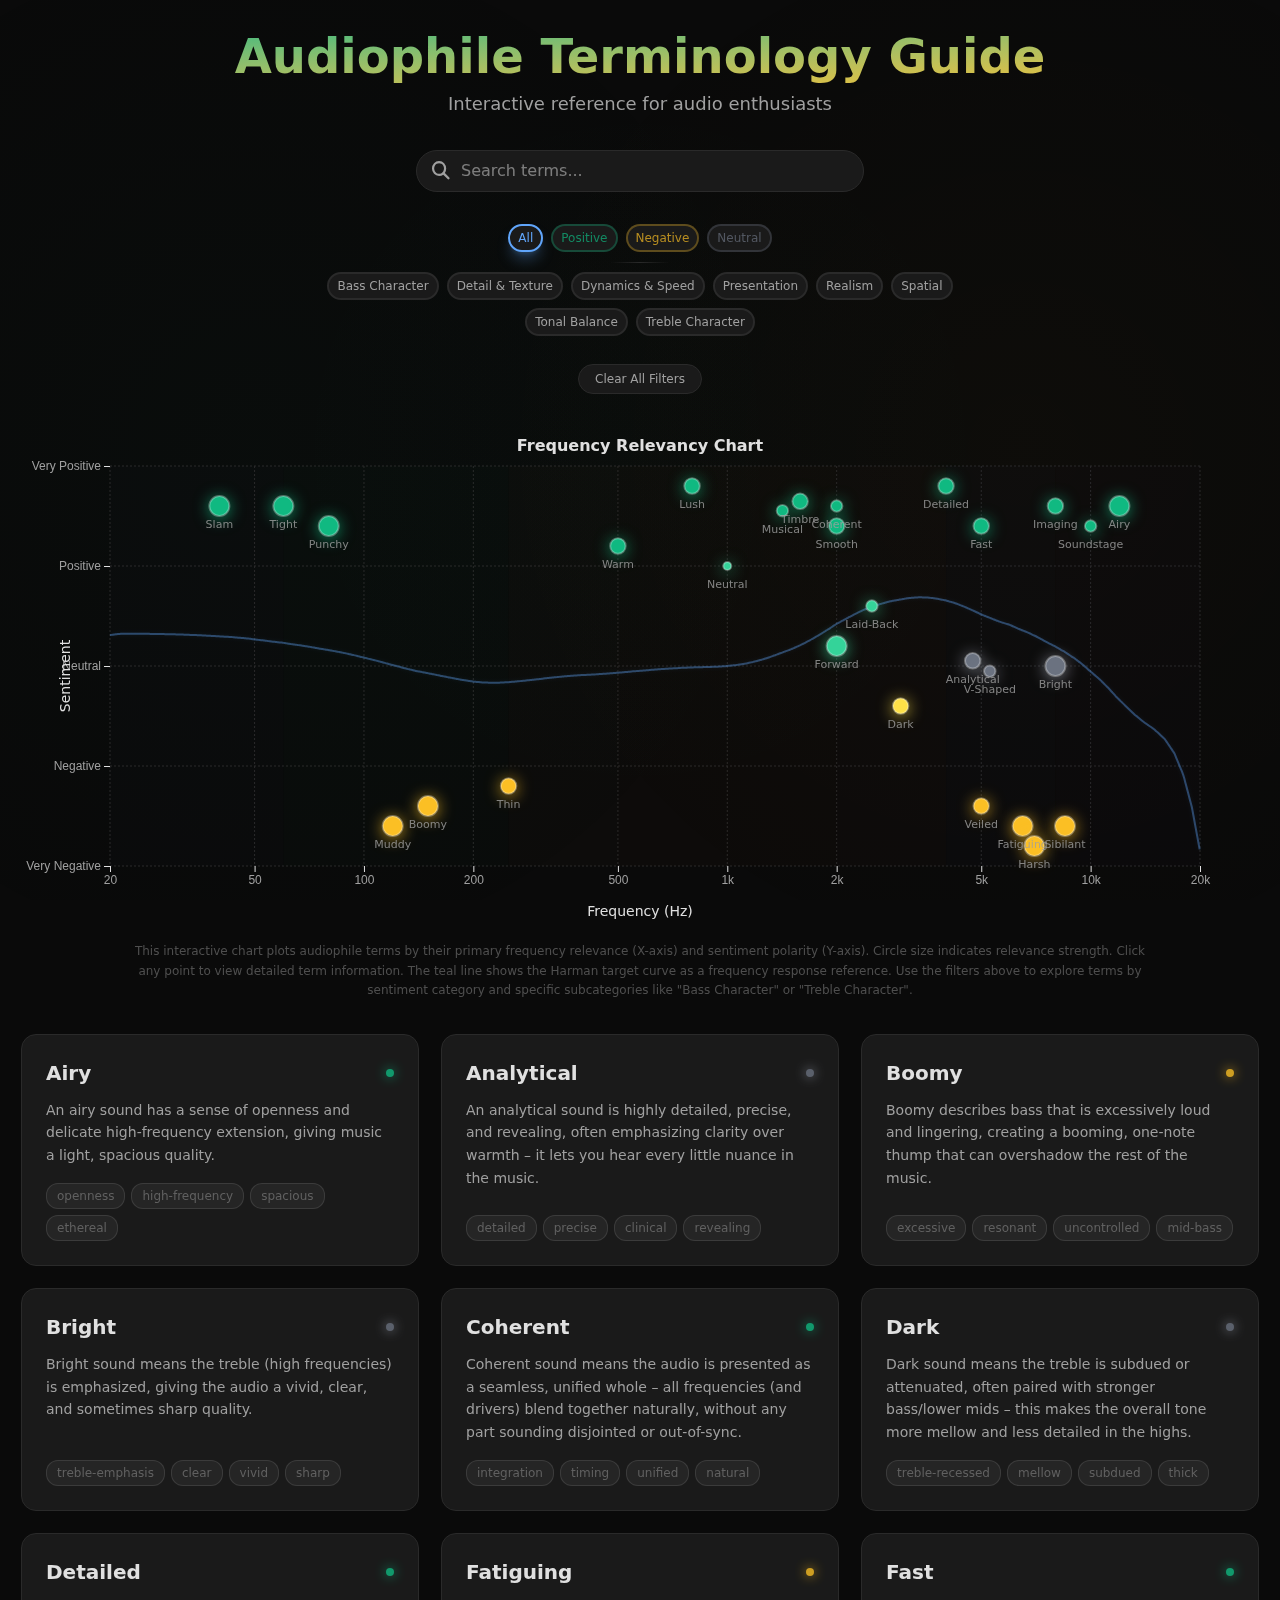
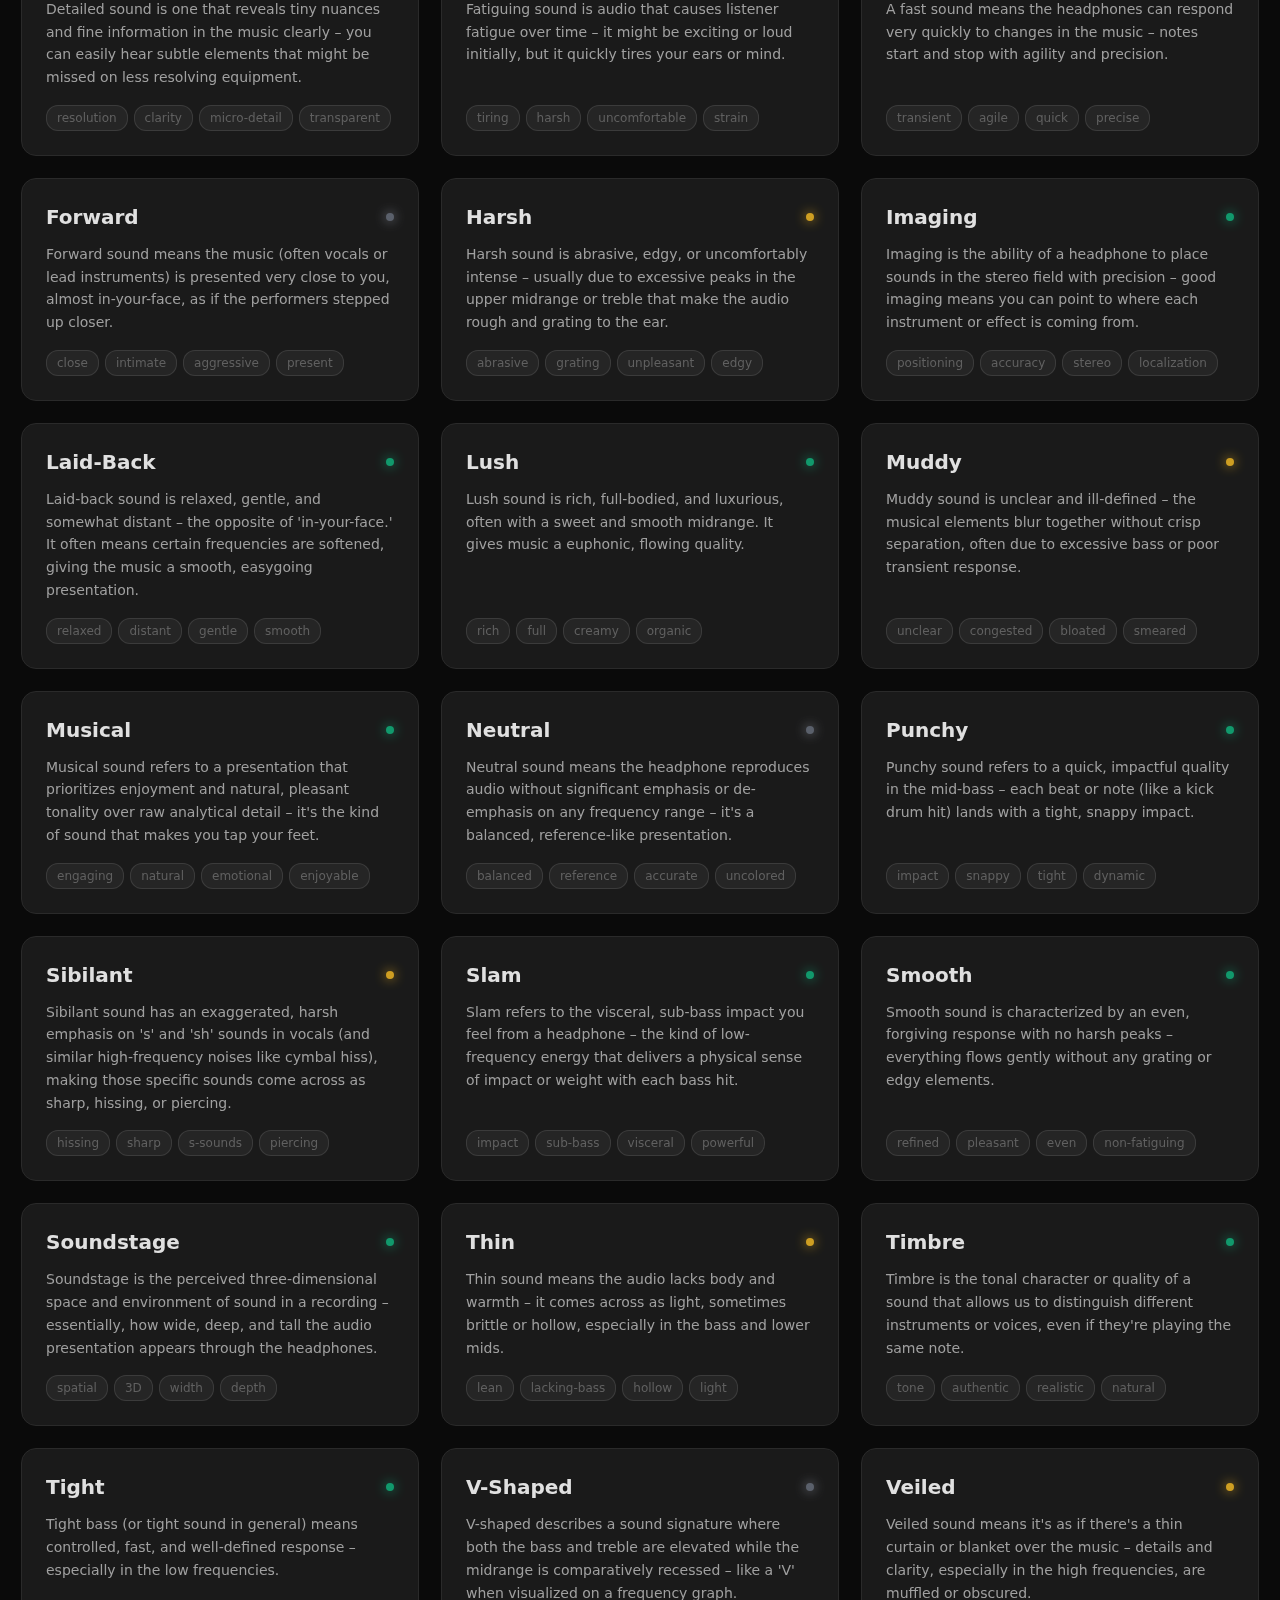
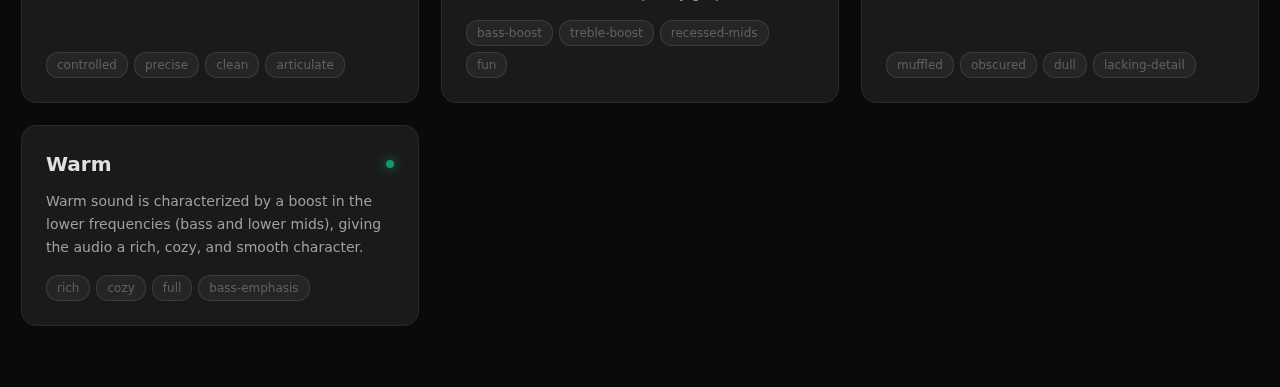
<file: terms/index.html>
<!doctype html>
<html lang="en">
    <head>
        <meta charset="UTF-8" />
        <link rel="icon" type="image/svg+xml" href="/terms/icon.svg" />
        <meta name="viewport" content="width=device-width, initial-scale=1.0" />
        <title>Audiophile Terminology Guide</title>

        <!-- SEO Meta Tags -->
        <meta
            name="description"
            content="Interactive reference guide for audiophile terminology. Explore audio terms with sentiment analysis, frequency charts, and detailed explanations."
        />
        <meta
            name="keywords"
            content="audiophile, audio terminology, frequency response, sound quality, audio terms, audio guide"
        />

        <!-- Open Graph Meta Tags -->
        <meta property="og:type" content="website" />
        <meta property="og:title" content="Audiophile Terminology Guide" />
        <meta
            property="og:description"
            content="Interactive reference guide for audiophile terminology. Explore audio terms with sentiment analysis, frequency charts, and detailed explanations."
        />
        <meta property="og:image" content="/terms/og-image.png" />
        <meta property="og:image:width" content="1200" />
        <meta property="og:image:height" content="630" />
        <meta property="og:url" content="https://benphelps.github.io/terms/" />
        <meta property="og:site_name" content="Audiophile Terminology Guide" />

        <!-- Twitter Card Meta Tags -->
        <meta name="twitter:card" content="summary_large_image" />
        <meta name="twitter:title" content="Audiophile Terminology Guide" />
        <meta
            name="twitter:description"
            content="Interactive reference guide for audiophile terminology. Explore audio terms with sentiment analysis, frequency charts, and detailed explanations."
        />
        <meta name="twitter:image" content="/terms/og-image.svg" />
      <script type="module" crossorigin src="/terms/assets/index-0t1j-Pdw.js"></script>
      <link rel="stylesheet" crossorigin href="/terms/assets/index-GhyJSfhs.css">
    </head>
    <body>
        <div id="root"></div>
    </body>
</html>
</file>
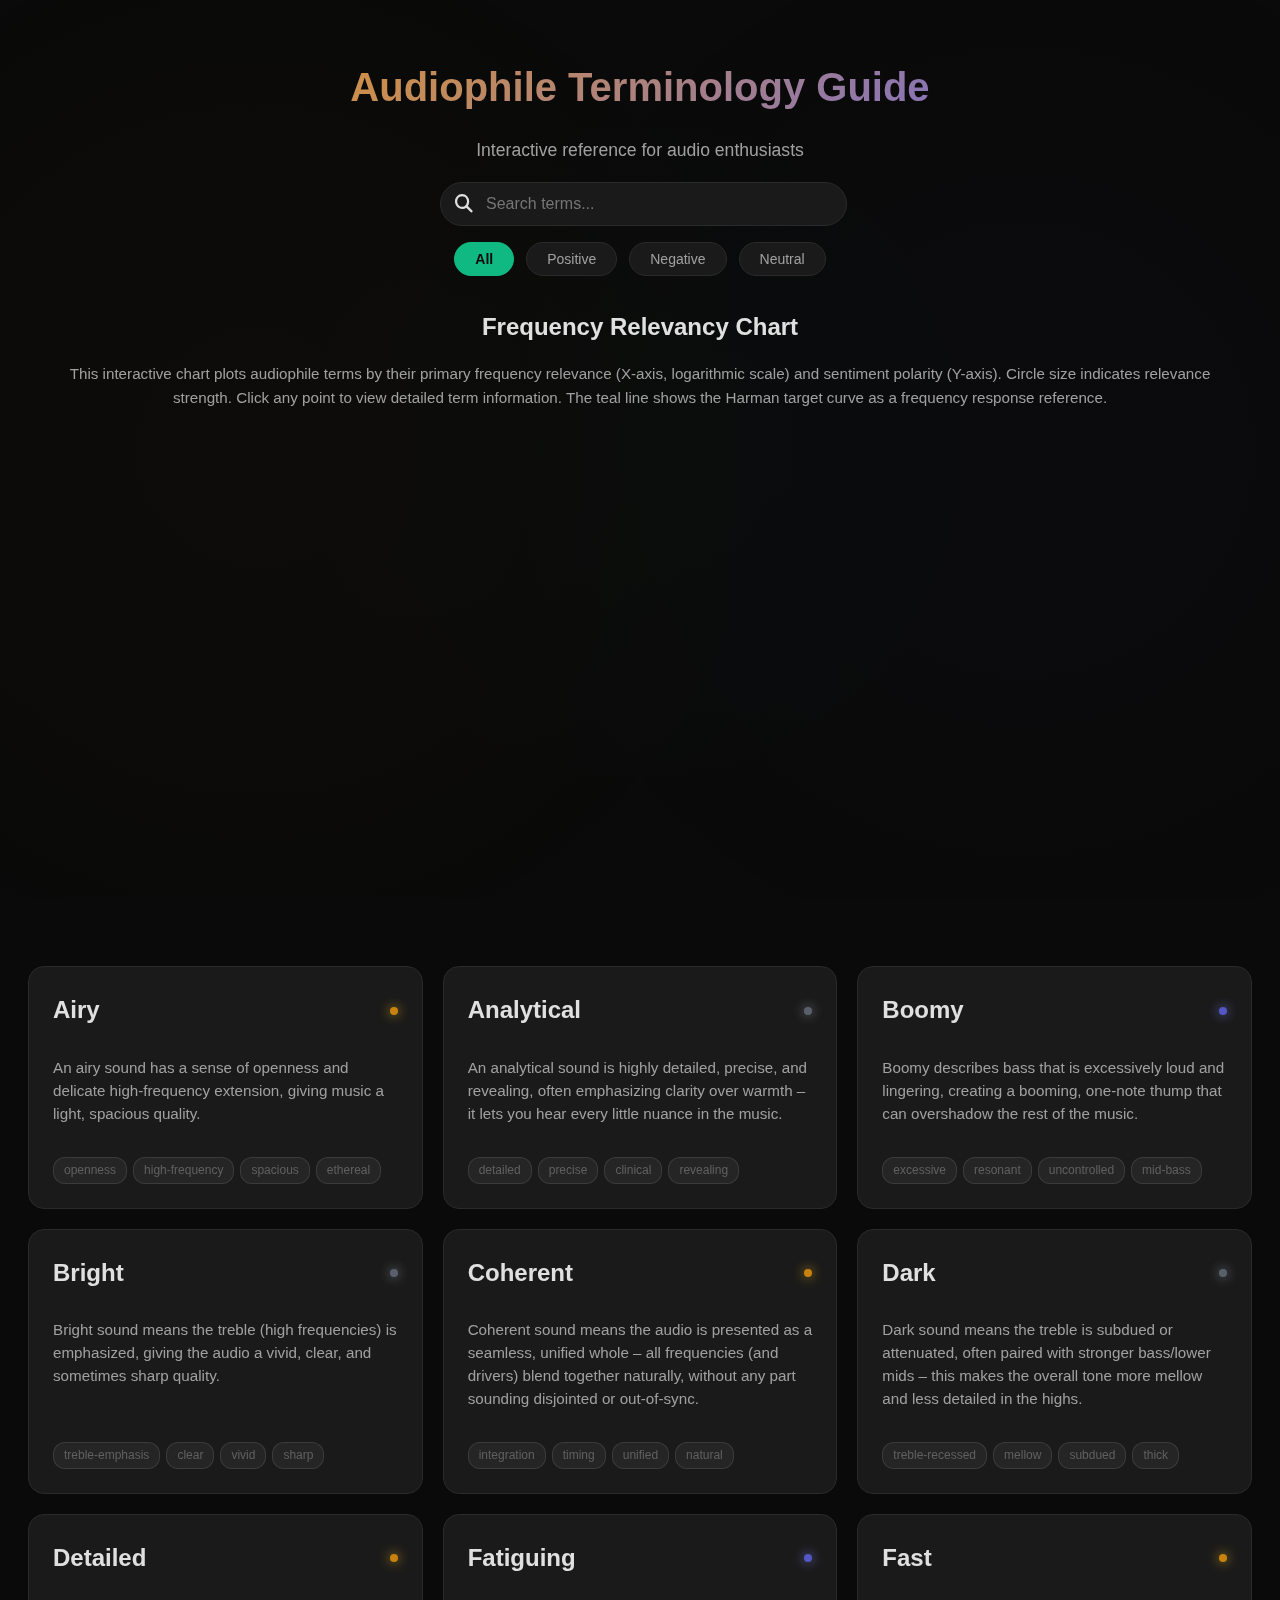
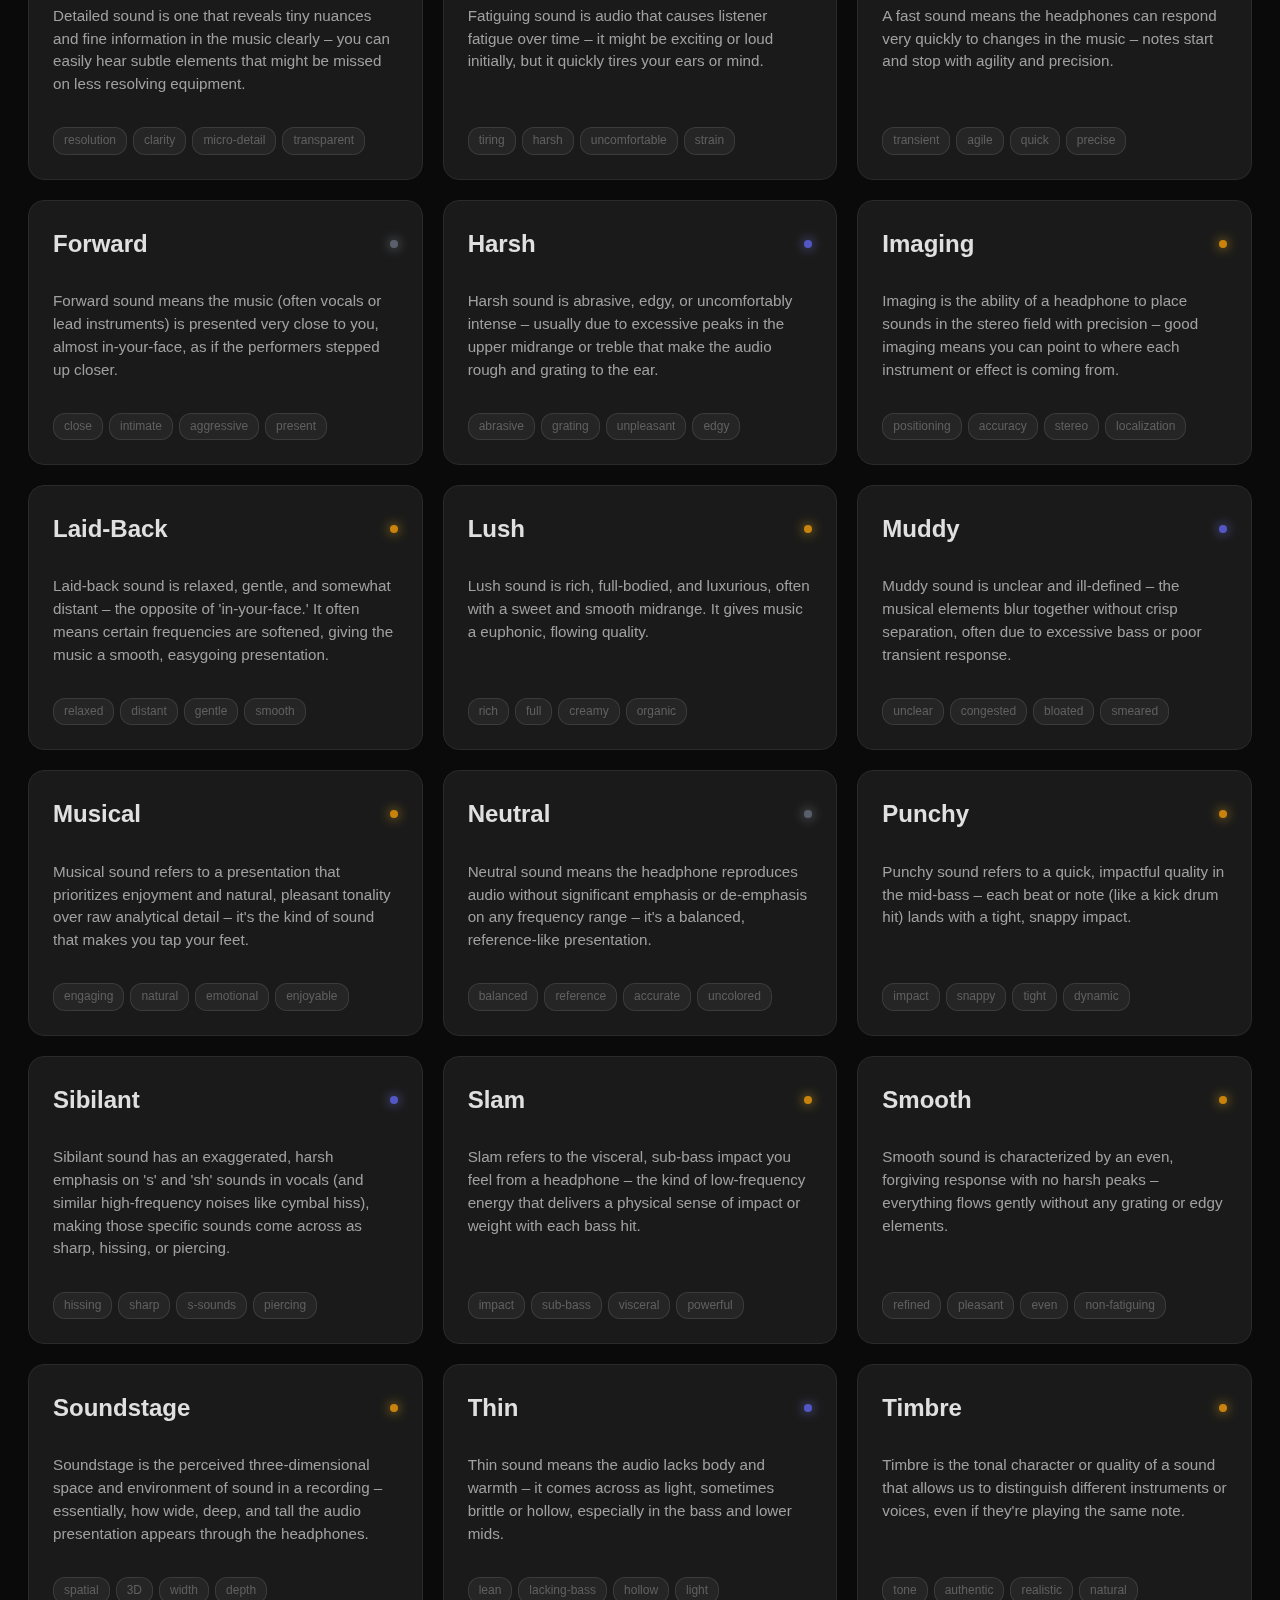
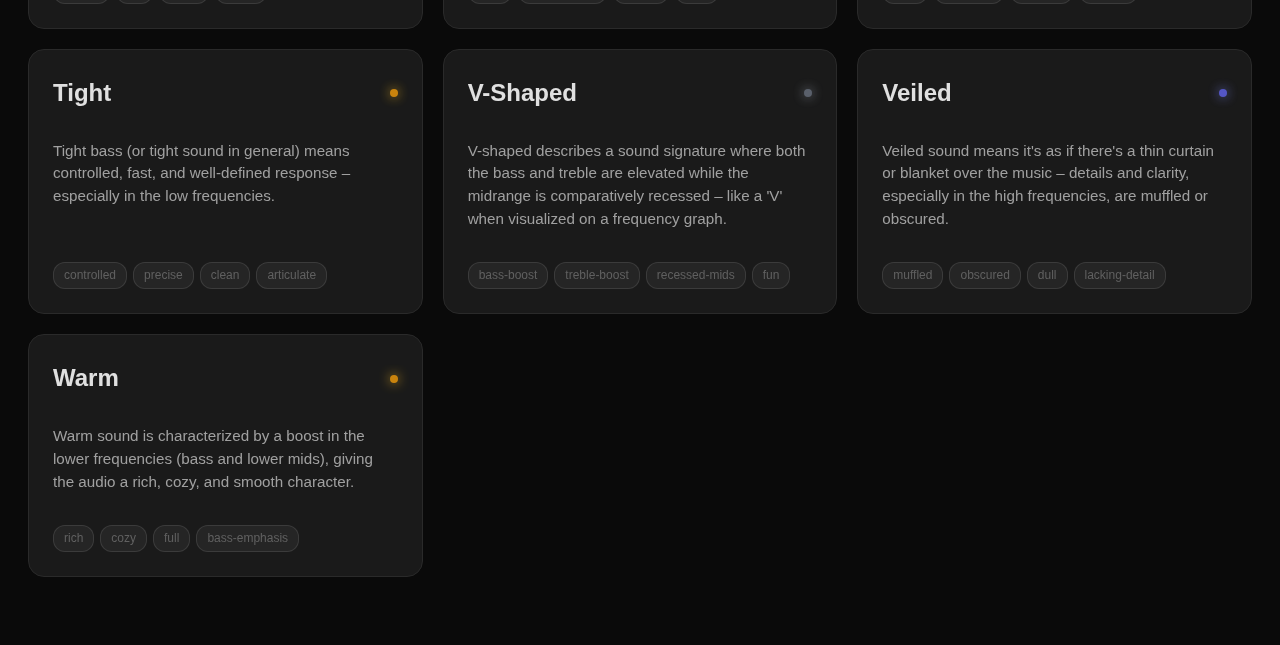
<file: terms/audiophile-infographic.html>
<!DOCTYPE html>
<html lang="en">
  <head>
    <meta charset="UTF-8" />
    <meta name="viewport" content="width=device-width, initial-scale=1.0" />
    <title>Audiophile Terminology Guide</title>
    <link rel="stylesheet" href="audiophile-infographic.css" />
    <script src="https://d3js.org/d3.v7.min.js"></script>
  </head>
  <body>
    <div class="container">
      <header>
        <h1>Audiophile Terminology Guide</h1>
        <p class="subtitle">Interactive reference for audio enthusiasts</p>
      </header>

      <div class="controls">
        <div class="search-box">
          <input
            type="text"
            id="searchInput"
            placeholder="Search terms..."
            autocomplete="off"
          />
        </div>
        <div class="filter-buttons">
          <button class="filter-btn active" data-filter="all">All</button>
          <button class="filter-btn" data-filter="positive">Positive</button>
          <button class="filter-btn" data-filter="negative">Negative</button>
          <button class="filter-btn" data-filter="neutral">Neutral</button>
        </div>
      </div>

      <!-- Frequency Chart Section -->
      <section class="chart-section">
        <h2>Frequency Relevancy Chart</h2>
        <p class="chart-description">
          This interactive chart plots audiophile terms by their primary
          frequency relevance (X-axis, logarithmic scale) and sentiment polarity
          (Y-axis). Circle size indicates relevance strength. Click any point to
          view detailed term information. The teal line shows the Harman target
          curve as a frequency response reference.
        </p>
        <div id="frequency-chart">
          <!-- Chart will be dynamically generated here -->
        </div>
      </section>

      <div class="terms-grid" id="termsGrid">
        <!-- Terms will be dynamically inserted here -->
      </div>
    </div>

    <!-- Modal -->
    <div class="modal" id="termModal">
      <div class="modal-content">
        <button class="close-modal" onclick="closeModal()">×</button>
        <div class="modal-header">
          <h2 class="modal-title" id="modalTitle"></h2>
          <div class="modal-categories" id="modalCategories"></div>
        </div>
        <div class="modal-body">
          <div class="modal-section">
            <h3>Summary</h3>
            <p id="modalSummary"></p>
          </div>
          <div class="modal-section">
            <h3>Short Explanation</h3>
            <p id="modalShort"></p>
          </div>
          <div class="modal-section">
            <h3>Detailed Description</h3>
            <p id="modalDetailed"></p>
          </div>
          <div class="modal-section">
            <h3>Related Terms</h3>
            <div class="related-terms" id="modalRelated"></div>
          </div>
        </div>
      </div>
    </div>

    <script src="audiophile-infographic.js"></script>
  </body>
</html>
</file>
<file: terms/audiophile-infographic.css>
/* audiophile-infographic.css */
@font-face {
    font-family: "Font Awesome 6 Free";
    font-style: normal;
    font-weight: 900;
    font-display: block;
    src: url("https://cdnjs.cloudflare.com/ajax/libs/font-awesome/6.7.2/webfonts/fa-solid-900.woff2");
}

:root {
    color-scheme: dark;
    --bg-dark: #0a0a0a;
    --bg-card: #1a1a1a;
    --bg-hover: #252525;
    --text-primary: #e0e0e0;
    --text-secondary: #a0a0a0;
    --text-dim: #606060;
    --positive: #f59e0b;
    --positive-glow: #fbbf24;
    --negative: #6366f1;
    --negative-glow: #818cf8;
    --neutral: #6b7280;
    --neutral-glow: #9ca3af;
    --accent: #10b981;
    --border: #2a2a2a;
    --fa-style-family-classic: "Font Awesome 6 Free";
    --fa-font-solid: normal 900 1em/1 "Font Awesome 6 Free";
}

body {
    font-family:
        -apple-system, BlinkMacSystemFont, "Segoe UI", Roboto, sans-serif,
        "Font Awesome 6 Free";
    background: var(--bg-dark);
    color: var(--text-primary);
    line-height: 1.6;
    overflow-x: hidden;
}

body::before {
    content: "";
    position: fixed;
    top: 0;
    left: 0;
    right: 0;
    bottom: 0;
    background:
        radial-gradient(
            circle at 20% 50%,
            rgba(245, 158, 11, 0.02) 0%,
            transparent 50%
        ),
        radial-gradient(
            circle at 80% 50%,
            rgba(99, 102, 241, 0.02) 0%,
            transparent 50%
        ),
        radial-gradient(
            circle at 50% 50%,
            rgba(16, 185, 129, 0.01) 0%,
            transparent 50%
        );
    pointer-events: none;
    z-index: 1;
}

.container {
    max-width: 1400px;
    margin: 0 auto;
    padding: 20px;
    position: relative;
    z-index: 2;
}

header {
    text-align: center;
}

h1 {
    font-size: 2.5em;
    font-weight: 700;
    margin-bottom: 10px;
    background: linear-gradient(
        135deg,
        var(--positive) 0%,
        var(--negative) 100%
    );
    -webkit-background-clip: text;
    -webkit-text-fill-color: transparent;
    background-clip: text;
}

.subtitle {
    color: var(--text-secondary);
    font-size: 1.1em;
}

.controls {
    display: flex;
    flex-direction: column;
    gap: 16px;
    margin-bottom: 30px;
    align-items: center;
    justify-content: center;
    max-width: 700px;
    width: 100%;
    margin-left: auto;
    margin-right: auto;
}

.search-box {
    width: 100%;
    max-width: 400px;
    position: relative;
}

.search-box input {
    width: calc(100% - 60px);
    padding: 12px 20px 12px 45px;
    background: var(--bg-card);
    border: 1px solid var(--border);
    border-radius: 25px;
    color: var(--text-primary);
    font-size: 16px;
    transition: all 0.3s ease;
}

.search-box input:focus {
    outline: none;
    border-color: var(--accent);
    box-shadow: 0 0 0 3px rgba(16, 185, 129, 0.1);
}

.search-box::before {
    font: var(--fa-font-solid);

    content: "";
    position: absolute;
    left: 15px;
    top: 50%;
    transform: translateY(-50%);
    font-size: 18px;
}

.filter-buttons {
    display: flex;
    gap: 12px;
    justify-content: center;
    align-items: center;
    flex-wrap: wrap;
}

.filter-btn {
    padding: 8px 20px;
    background: var(--bg-card);
    border: 1px solid var(--border);
    border-radius: 20px;
    color: var(--text-secondary);
    cursor: pointer;
    transition: all 0.3s ease;
    font-size: 14px;
}

.filter-btn:hover {
    border-color: var(--accent);
    color: var(--text-primary);
}

.filter-btn.active {
    background: var(--accent);
    color: var(--bg-dark);
    border-color: var(--accent);
    font-weight: 600;
}

.terms-grid {
    display: grid;
    grid-template-columns: repeat(auto-fill, minmax(320px, 1fr));
    gap: 20px;
    margin-bottom: 40px;
}

.term-card {
    background: var(--bg-card);
    border: 1px solid var(--border);
    border-radius: 16px;
    padding: 24px;
    cursor: pointer;
    transition: all 0.4s cubic-bezier(0.4, 0, 0.2, 1);
    position: relative;
    overflow: hidden;
    min-height: 180px;
    display: flex;
    flex-direction: column;
}

.term-card::before {
    content: "";
    position: absolute;
    top: 0;
    left: 0;
    right: 0;
    height: 3px;
    background: linear-gradient(
        90deg,
        var(--positive) 0%,
        var(--negative) 100%
    );
    opacity: 0;
    transition: opacity 0.3s ease;
}

.term-card:hover::before {
    opacity: 1;
}

.term-card:hover {
    transform: translateY(-2px);
    box-shadow: 0 8px 16px rgba(0, 0, 0, 0.3);
    border-color: var(--border);
}

.term-card:focus {
    outline: none;
    transform: translateY(-2px);
    box-shadow: 0 8px 16px rgba(0, 0, 0, 0.3);
}

.term-card.positive:focus {
    border-color: var(--positive);
    box-shadow:
        0 8px 16px rgba(0, 0, 0, 0.3),
        0 0 0 2px rgba(245, 158, 11, 0.3);
}

.term-card.negative:focus {
    border-color: var(--negative);
    box-shadow:
        0 8px 16px rgba(0, 0, 0, 0.3),
        0 0 0 2px rgba(99, 102, 241, 0.3);
}

.term-card.neutral:focus {
    border-color: var(--neutral);
    box-shadow:
        0 8px 16px rgba(0, 0, 0, 0.3),
        0 0 0 2px rgba(107, 114, 128, 0.3);
}

.term-card.positive::before {
    background: var(--positive);
}

.term-card.negative::before {
    background: var(--negative);
}

.term-card.neutral::before {
    background: var(--neutral);
}

.term-header {
    display: flex;
    align-items: center;
    justify-content: space-between;
    margin-bottom: 12px;
}

.term-title {
    font-size: 1.5em;
    font-weight: 600;
    color: var(--text-primary);
}

.sentiment-badge {
    width: 8px;
    height: 8px;
    border-radius: 50%;
    opacity: 0.8;
}

.sentiment-badge.positive {
    background: var(--positive);
    box-shadow: 0 0 12px var(--positive-glow);
}

.sentiment-badge.negative {
    background: var(--negative);
    box-shadow: 0 0 12px var(--negative-glow);
}

.sentiment-badge.neutral {
    background: var(--neutral);
    box-shadow: 0 0 12px var(--neutral-glow);
}

.term-summary {
    color: var(--text-secondary);
    font-size: 0.95em;
    line-height: 1.5;
    margin-bottom: 16px;
    flex: 1;
}

.term-short {
    color: var(--text-secondary);
    font-size: 0.9em;
    line-height: 1.4;
    opacity: 0;
    max-height: 0;
    overflow: hidden;
    transition: all 0.4s ease;
    border-top: 1px solid var(--border);
    padding-top: 0;
    margin-top: 0;
}

.term-card.expanded {
    background: var(--bg-hover);
    border-color: var(--accent);
}

.term-card.expanded {
    outline: none;
    transform: translateY(-2px);
    box-shadow: 0 8px 16px rgba(0, 0, 0, 0.3);
}

.term-card.expanded.positive {
    border-color: var(--positive);
    box-shadow:
        0 8px 16px rgba(0, 0, 0, 0.3),
        0 0 0 2px rgba(245, 158, 11, 0.3);
}

.term-card.expanded.negative {
    border-color: var(--negative);
    box-shadow:
        0 8px 16px rgba(0, 0, 0, 0.3),
        0 0 0 2px rgba(99, 102, 241, 0.3);
}

.term-card.expanded.neutral {
    border-color: var(--neutral);
    box-shadow:
        0 8px 16px rgba(0, 0, 0, 0.3),
        0 0 0 2px rgba(107, 114, 128, 0.3);
}

.term-card.expanded .term-short {
    opacity: 1;
    max-height: 200px;
    padding-top: 16px;
    margin-top: 0px;
}

.term-tags {
    display: flex;
    flex-wrap: wrap;
    gap: 6px;
    margin-top: auto;
}

.tag {
    font-size: 0.75em;
    padding: 3px 10px;
    background: rgba(255, 255, 255, 0.05);
    border-radius: 12px;
    color: var(--text-dim);
    border: 1px solid rgba(255, 255, 255, 0.1);
}

.modal {
    display: none;
    position: fixed;
    top: 0;
    left: 0;
    right: 0;
    bottom: 0;
    background: rgba(0, 0, 0, 0.8);
    z-index: 1000;
    padding: 20px;
    overflow-y: auto;
    backdrop-filter: blur(10px);
}

.modal.active {
    display: flex;
    align-items: center;
    justify-content: center;
}

.modal-content {
    background: var(--bg-card);
    border-radius: 20px;
    max-width: 800px;
    width: 100%;
    max-height: 90vh;
    overflow-y: auto;
    position: relative;
    border: 1px solid var(--border);
    box-shadow: 0 20px 40px rgba(0, 0, 0, 0.5);
}

.modal-header {
    padding: 30px;
    border-bottom: 1px solid var(--border);
    position: sticky;
    top: 0;
    background: var(--bg-card);
    z-index: 10;
}

.modal-title {
    font-size: 2em;
    font-weight: 600;
    margin-bottom: 15px;
}

.modal-categories {
    display: flex;
    flex-wrap: wrap;
    gap: 6px;
}

.modal-category {
    font-size: 0.75em;
    padding: 3px 10px;
    background: rgba(255, 255, 255, 0.05);
    border-radius: 12px;
    color: var(--text-dim);
    border: 1px solid rgba(255, 255, 255, 0.1);
}

.modal-category.positive {
    background: rgba(245, 158, 11, 0.1);
    color: var(--positive);
    border: 1px solid rgba(245, 158, 11, 0.2);
}

.modal-category.negative {
    background: rgba(99, 102, 241, 0.1);
    color: var(--negative);
    border: 1px solid rgba(99, 102, 241, 0.2);
}

.modal-category.neutral {
    background: rgba(107, 114, 128, 0.1);
    color: var(--neutral);
    border: 1px solid rgba(107, 114, 128, 0.2);
}

.modal-body {
    padding: 30px;
}

.modal-section {
    margin-bottom: 20px;
}

.modal-section h3 {
    font-size: 1.2em;
    margin-bottom: 15px;
    color: var(--text-primary);
    display: flex;
    align-items: center;
    gap: 10px;
}

.modal-section p {
    color: var(--text-secondary);
    line-height: 1.7;
    margin: 0;
}

.close-modal {
    position: absolute;
    top: 20px;
    right: 20px;
    background: none;
    border: none;
    color: var(--text-secondary);
    font-size: 24px;
    cursor: pointer;
    width: 40px;
    height: 40px;
    display: flex;
    align-items: center;
    justify-content: center;
    border-radius: 50%;
    transition: all 0.3s ease;
}

.close-modal:hover {
    background: rgba(255, 255, 255, 0.1);
    color: var(--text-primary);
}

.related-terms {
    display: flex;
    flex-wrap: wrap;
    gap: 10px;
    margin-top: 10px;
}

.related-term {
    padding: 3px 10px;
    background: rgba(16, 185, 129, 0.1);
    border: 1px solid rgba(16, 185, 129, 0.3);
    border-radius: 16px;
    color: var(--accent);
    font-size: 0.75em;
    cursor: pointer;
    transition: all 0.3s ease;
}

.related-term:hover {
    background: rgba(16, 185, 129, 0.2);
    transform: translateY(-1px);
}

@keyframes pulse {
    0%,
    100% {
        opacity: 1;
    }
    50% {
        opacity: 0.5;
    }
}

.loading {
    animation: pulse 1.5s ease-in-out infinite;
}

@media (max-width: 768px) {
    .terms-grid {
        grid-template-columns: 1fr;
    }
    h1 {
        font-size: 2em;
    }
    .controls {
        flex-direction: column;
        width: 100%;
    }
    .search-box {
        width: 100vw;
    }
}

/* Frequency Chart Styles */
.chart-section {
    margin: 2rem 0;
    padding: 0;
    background: none;
    border: none;
    border-radius: 0;
}

.chart-section h2 {
    font-size: 1.5rem;
    margin-bottom: 0.5rem;
    color: var(--text-primary);
    text-align: center;
}

.chart-description {
    color: var(--text-secondary);
    text-align: center;
    margin-bottom: 1.5rem;
    font-size: 0.95rem;
    max-width: 1200px;
    margin-left: auto;
    margin-right: auto;
}

#frequency-chart {
    width: 100%;
    min-height: 500px;
    display: flex;
    justify-content: center;
    align-items: center;
    /* No background, no border */
}

/* Remove chart-controls and toggle-btn styles */
.chart-controls,
.toggle-btn {
    display: none !important;
}

.chart-container {
    display: flex;
    justify-content: center;
    align-items: center;
    min-height: 500px;
    background: var(--bg-dark);
    border-radius: 8px;
    border: 1px solid var(--border);
    overflow: hidden;
}

.chart-container svg {
    max-width: 100%;
    height: auto;
}

/* Chart tooltip */
#chart-tooltip {
    background: rgba(0, 0, 0, 0.9) !important;
    color: white !important;
    padding: 10px !important;
    border-radius: 5px !important;
    font-size: 12px !important;
    pointer-events: none !important;
    z-index: 1000 !important;
    max-width: 200px !important;
    line-height: 1.4 !important;
    box-shadow: 0 4px 12px rgba(0, 0, 0, 0.3) !important;
}

/* Chart responsive design */
@media (max-width: 768px) {
    .chart-section {
        margin: 2rem 0;
        padding: 1rem;
    }

    .chart-container {
        min-height: 400px;
    }

    .chart-section h2 {
        font-size: 1.3rem;
    }
}

/* Chart animations and interactions */
.term-point {
    transition: all 0.2s ease;
}

.term-point:hover {
    stroke-width: 3;
    filter: brightness(1.2);
}

.term-label {
    pointer-events: none;
    font-family: inherit;
    opacity: 0.8;
}

.grid line {
    stroke-dasharray: 2, 2;
}

.harman-curve path {
    filter: drop-shadow(
        0 0 2px rgba(16, 185, 129, 0.3)
    ); /* Use site's accent color for glow */
}
</file>
